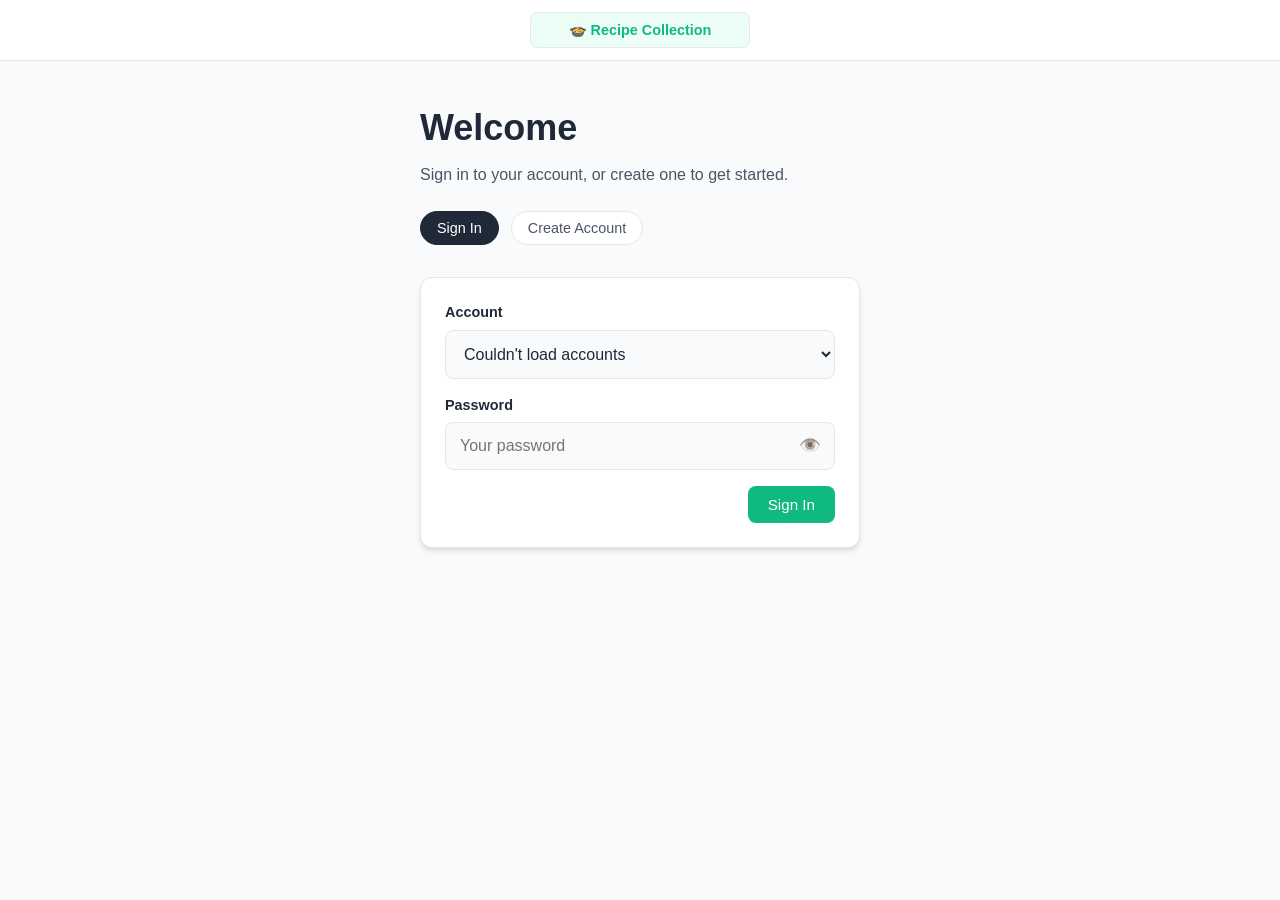
<file: index.html>
<!DOCTYPE html>
<html lang="en">
<head>
  <meta charset="UTF-8">
  <meta name="viewport" content="width=device-width, initial-scale=1.0">
  <script>
    // Set the theme class on <html> immediately, before the stylesheet loads,
    // so the page paints in the correct theme with no flash. The actual colors
    // live in style.css (html.theme-dark / html.theme-sepia) — not duplicated
    // here — so there is one source of truth for theme colors.
    (function () {
      var t = 'light';
      try { var p = JSON.parse(localStorage.getItem('account_prefs') || '{}'); if (p.theme) t = p.theme; } catch (e) {}
      if (t !== 'light') document.documentElement.className = 'theme-' + t;
    })();
  </script>
  <title>Recipe Collection</title>
  <link rel="icon" type="image/svg+xml" href="favicon.svg">
  <link rel="stylesheet" href="css/style.css">
  <script src="js/config.js" defer></script>
  <script src="js/themes.js" defer></script>
  <script src="js/auth.js" defer></script>
  <script src="js/storage.js" defer></script>
  <script src="js/views.js" defer></script>
  <script src="js/app.js" defer></script>
</head>
<body>

  <!-- Permanent navbar — built once, never reloaded -->
  <nav class="navbar">
    <a href="#collection" class="nav-link" data-route="collection">My Collection</a>
    <a href="#explore" class="nav-link" data-route="explore">Explore Community</a>
    <a href="#add" class="nav-link" data-route="add">Add Recipes</a>
    <a href="#admin" class="nav-link" data-route="admin" id="admin-nav-link" style="display:none;">Admin</a>

    <div id="settings-menu" class="settings-menu">
      <button id="settings-btn" class="settings-btn" aria-label="Settings" title="Settings">⚙</button>
      <div id="settings-panel" class="settings-panel hidden">
        <div class="settings-row settings-user" id="settings-username">👤</div>
        <div class="settings-row">
          <label for="theme-select">Theme</label>
          <select id="theme-select">
            <option value="light">☀️ Light Emerald</option>
            <option value="dark">🌙 Dark Slate</option>
            <option value="sepia">🍂 Cozy Sepia</option>
          </select>
        </div>
        <div class="settings-row">
          <label for="images-toggle">Show recipe images</label>
          <input type="checkbox" id="images-toggle">
        </div>
        <div class="settings-row">
          <label for="autoshare-toggle">Auto-share new recipes to community</label>
          <input type="checkbox" id="autoshare-toggle">
        </div>
        <button id="change-password-btn" class="settings-logout" style="margin-bottom:6px;">Change Password</button>
        <button id="logout-btn" class="settings-logout">Log out</button>
      </div>
    </div>
  </nav>

  <!-- Tab content is rendered in here; the navbar above never changes -->
  <main class="container" id="app-content"></main>

  <!-- Shared edit modal, used by the Collection and Explore views -->
  <div id="edit-modal" class="modal-overlay hidden">
    <div class="modal-content" style="max-width: 650px; overflow-y: auto; max-height: 85vh;">
      <h3 id="edit-modal-title">📝 Edit Recipe</h3>
      <p id="edit-modal-note" style="margin-bottom: 16px; font-size: 0.85rem;"></p>
      <form id="edit-form">
        <div class="form-group">
          <label>Recipe Title</label>
          <input type="text" id="edit-title" required>
        </div>
        <div class="form-group">
          <label>Category</label>
          <select id="edit-category">
            <option value="Dinner">Dinner</option>
            <option value="Breakfast">Breakfast</option>
            <option value="Lunch">Lunch</option>
            <option value="Dessert">Dessert</option>
            <option value="Snack">Snack</option>
          </select>
        </div>
        <div class="form-group">
          <label>Total Time (minutes)</label>
          <input type="number" id="edit-time" min="0">
        </div>
        <div class="form-group">
          <label>Description / Notes (Optional)</label>
          <textarea id="edit-description" rows="2"></textarea>
        </div>
        <div class="form-group">
          <label>Ingredients (One item per line)</label>
          <textarea id="edit-ingredients" rows="5"></textarea>
        </div>
        <div class="form-group">
          <label>Instructions (One step per line)</label>
          <textarea id="edit-instructions" rows="5"></textarea>
        </div>
        <div class="form-group">
          <label>Image link (Optional)</label>
          <input type="url" id="edit-image" placeholder="https://site.com/photo.jpg">
        </div>
        <div class="modal-actions" style="flex-direction: row; justify-content: flex-end; gap: 8px;">
          <button type="button" id="close-edit-btn" class="text-btn">Cancel</button>
          <button type="submit" class="primary-btn">💾 Save Changes</button>
        </div>
      </form>
    </div>
  </div>

  <!-- Change password modal -->
  <div id="password-modal" class="modal-overlay hidden">
    <div class="modal-content" style="max-width: 440px;">
      <h3>🔑 Change Password</h3>
      <p style="margin-bottom: 16px; font-size: 0.85rem;">Enter your current password, then choose a new one.</p>
      <form id="password-form">
        <div class="form-group">
          <label>Current Password</label>
          <div class="password-wrap">
            <input type="password" id="pw-current" required>
            <button type="button" class="password-toggle" data-target="pw-current" aria-label="Show password">👁️</button>
          </div>
        </div>
        <div class="form-group">
          <label>New Password</label>
          <div class="password-wrap">
            <input type="password" id="pw-new" required>
            <button type="button" class="password-toggle" data-target="pw-new" aria-label="Show password">👁️</button>
          </div>
        </div>
        <div class="form-group">
          <label>Confirm New Password</label>
          <div class="password-wrap">
            <input type="password" id="pw-new2" required>
            <button type="button" class="password-toggle" data-target="pw-new2" aria-label="Show password">👁️</button>
          </div>
        </div>
        <div id="password-status" class="status-box hidden" style="margin-bottom:12px;"></div>
        <div class="modal-actions" style="flex-direction: row; justify-content: flex-end; gap: 8px;">
          <button type="button" id="close-password-btn" class="text-btn">Cancel</button>
          <button type="submit" class="primary-btn">💾 Change Password</button>
        </div>
      </form>
    </div>
  </div>

  <!-- Image picker builds its own overlay in JS (see pickImage in app.js) -->

</body>
</html>
</file>
<file: css/style.css>
/* ==========================================================================
   1. ROOT VARIABLES & THEME ENGINE
   ========================================================================== */
/* Theme variables and the page background live on the <html> element — the
   root of the page. A background on <html> covers the entire viewport by
   definition, independent of how much content any page has. The theme class
   (theme-dark / theme-sepia) is set on <html> by themes.js. */
:root {
  /* Default: Light Emerald Theme Variables */
  --bg-main: #f9fafb;        /* Soft Cool Grey Background */
  --bg-card: #ffffff;
  --text-main: #1f2937;      /* Dark Charcoal Text */
  --text-muted: #4b5563;
  --border: #e5e7eb;
  --primary: #10b981;        /* Fresh Emerald Green */
  --primary-hover: #059669;
  --nav-active-bg: #ecfdf5;
  --danger: #ef4444;
  --danger-hover: #dc2626;
  --shadow: 0 4px 6px -1px rgba(0, 0, 0, 0.1), 0 2px 4px -1px rgba(0, 0, 0, 0.06);
  --modal-bg: rgba(0, 0, 0, 0.4);
  --radius: 12px;
}

/* Theme 2: Dark Slate Mode Configuration Overrides */
html.theme-dark {
  --bg-main: #0f172a;
  --bg-card: #1e293b;
  --text-main: #f8fafc;
  --text-muted: #94a3b8;
  --border: #334155;
  --primary: #10b981;
  --primary-hover: #059669;
  --nav-active-bg: #1e293b;
  --shadow: 0 4px 6px -1px rgba(0, 0, 0, 0.5);
  --modal-bg: rgba(0, 0, 0, 0.7);
}

/* Theme 3: Cozy Sepia Mode Configuration Overrides */
html.theme-sepia {
  --bg-main: #f4eae1;
  --bg-card: #fdf6ee;
  --text-main: #433422;
  --text-muted: #6f5f4e;
  --border: #e6d5c3;
  --primary: #c2410c;
  --primary-hover: #9a3412;
  --nav-active-bg: #fceddc;
  --shadow: 0 4px 6px -1px rgba(67, 52, 34, 0.06);
  --modal-bg: rgba(67, 52, 34, 0.3);
}

/* ==========================================================================
   2. GLOBAL BODY & CONTAINER BASE RESETS
   ========================================================================== */
* {
  box-sizing: border-box;
  margin: 0;
  padding: 0;
}

/* The page background lives here, on the root element, so it always covers
   the full viewport regardless of content height. */
html {
  background-color: var(--bg-main);
  transition: background-color 0.15s ease;
}

body {
  font-family: -apple-system, BlinkMacSystemFont, "Segoe UI", Roboto, Oxygen, Ubuntu, Cantarell, sans-serif;
  color: var(--text-main);
  line-height: 1.5;
  padding-bottom: 60px;
  transition: color 0.15s ease;
}

.container {
  max-width: 1100px;
  margin: 0 auto;
  padding: 40px 20px;
}

h1 {
  font-size: 2.25rem;
  font-weight: 700;
  margin-bottom: 8px;
}

p {
  color: var(--text-muted);
}

/* ==========================================================================
   3. NAVIGATION BAR
   ========================================================================== */
.navbar {
  display: flex;
  flex-wrap: wrap;
  justify-content: center;
  align-items: center;
  gap: 8px 16px;
  background-color: var(--bg-card);
  padding: 12px 16px;
  border-bottom: 1px solid var(--border);
  position: sticky;
  top: 0;
  z-index: 10;
  transition: background-color 0.15s ease, border-color 0.15s ease;
}

/* ---- Settings dropdown ---- */
.settings-menu {
  position: relative;
  flex: 0 0 auto;
  margin-left: auto;
}

.settings-btn {
  font-size: 0.85rem;
  font-weight: 500;
  padding: 8px 14px;
  background: var(--bg-main);
  color: var(--text-muted);
  border: 1px solid var(--border);
  border-radius: 8px;
  cursor: pointer;
  transition: background-color 0.15s ease, color 0.15s ease;
}

.settings-btn:hover {
  background: var(--border);
  color: var(--text-main);
}

.settings-panel {
  position: absolute;
  top: calc(100% + 6px);
  right: 0;
  min-width: 220px;
  background: var(--bg-card);
  border: 1px solid var(--border);
  border-radius: 10px;
  box-shadow: 0 10px 24px -6px rgba(0, 0, 0, 0.25);
  padding: 10px;
  z-index: 200;
  display: flex;
  flex-direction: column;
  gap: 8px;
}

.settings-panel.hidden {
  display: none !important;
}

.settings-row {
  display: flex;
  align-items: center;
  justify-content: space-between;
  gap: 10px;
  font-size: 0.85rem;
  padding: 4px 6px;
}

.settings-row.settings-user {
  font-weight: 600;
  color: var(--text-main);
  border-bottom: 1px solid var(--border);
  padding-bottom: 10px;
}

.settings-row label {
  color: var(--text-muted);
  font-weight: 500;
}

.settings-row select {
  padding: 6px 10px;
  font-size: 0.82rem;
  border-radius: 6px;
  background: var(--bg-main);
  color: var(--text-main);
  border: 1px solid var(--border);
  cursor: pointer;
  outline: none;
}

.settings-logout {
  width: 100%;
  font-size: 0.85rem;
  padding: 9px 12px;
  background: var(--bg-main);
  color: var(--text-main);
  border: 1px solid var(--border);
  border-radius: 8px;
  cursor: pointer;
  transition: background-color 0.15s ease;
}

.settings-logout:hover {
  background: var(--border);
}

.nav-link {
  flex: 1 1 0;
  min-width: 72px;
  max-width: 220px;
  text-align: center;
  text-decoration: none;
  color: var(--text-muted);
  font-weight: 500;
  font-size: 0.9rem;
  line-height: 1.25;
  padding: 8px 10px;
  border: 1px solid var(--border);
  border-radius: 8px;
  transition: background-color 0.15s ease, color 0.15s ease;
}

.nav-link:hover {
  background-color: var(--bg-main);
  color: var(--text-main);
}

.nav-link.active {
  background-color: var(--nav-active-bg);
  color: var(--primary);
  font-weight: 600;
}

/* ==========================================================================
   4. CONTROLS PANEL (SEARCH & FILTERS)
   ========================================================================== */
.controls-panel {
  display: flex;
  flex-direction: column;
  gap: 16px;
  margin: 32px 0;
}

#search-bar {
  width: 100%;
  padding: 14px 20px;
  font-size: 1rem;
  background-color: var(--bg-card);
  color: var(--text-main);
  border: 1px solid var(--border);
  border-radius: var(--radius);
  box-shadow: inset 0 2px 4px rgba(0,0,0,0.02);
  outline: none;
  transition: background-color 0.15s ease, border-color 0.15s ease, color 0.15s ease;
}

#search-bar:focus {
  border-color: var(--primary);
  box-shadow: 0 0 0 3px rgba(16, 185, 129, 0.15);
}

html.theme-dark #search-bar:focus {
  box-shadow: 0 0 0 3px rgba(52, 211, 153, 0.15);
}

html.theme-sepia #search-bar:focus {
  box-shadow: 0 0 0 3px rgba(194, 65, 12, 0.15);
}

.filter-buttons {
  display: flex;
  flex-wrap: wrap;
  gap: 8px;
}

.filter-btn {
  background: var(--bg-card);
  border: 1px solid var(--border);
  padding: 8px 16px;
  font-size: 0.9rem;
  border-radius: 20px;
  cursor: pointer;
  color: var(--text-muted);
  transition: all 0.15s ease;
}

.filter-btn:hover {
  border-color: var(--text-muted);
  color: var(--text-main);
}

.filter-btn.active {
  background-color: var(--text-main);
  color: var(--bg-card);
  border-color: var(--text-main);
}

/* ==========================================================================
   5. RECIPE CARD GRID layout
   ========================================================================== */
.recipe-grid {
  display: grid;
  grid-template-columns: repeat(auto-fill, minmax(320px, 1fr));
  gap: 24px;
}

.recipe-card {
  background: var(--bg-card);
  border: 1px solid var(--border);
  border-radius: var(--radius);
  padding: 24px;
  box-shadow: var(--shadow);
  display: flex;
  flex-direction: column;
  height: max-content;
  transition: background-color 0.15s ease, border-color 0.15s ease, box-shadow 0.15s ease;
}

.card-header {
  display: flex;
  justify-content: space-between;
  align-items: center;
  margin-bottom: 12px;
  gap: 8px;
}

.badge {
  background: var(--bg-main);
  color: var(--text-muted);
  font-size: 0.75rem;
  font-weight: 600;
  text-transform: uppercase;
  padding: 4px 10px;
  border-radius: 12px;
  letter-spacing: 0.05em;
  transition: background-color 0.15s ease, color 0.15s ease;
}

.recipe-card h3 {
  font-size: 1.35rem;
  margin-bottom: 6px;
}

.meta-info {
  font-size: 0.87rem;
  margin-bottom: 16px;
}

/* Details card toggle animations */
details {
  border-top: 1px solid var(--border);
  padding-top: 12px;
  cursor: pointer;
}

summary {
  font-weight: 600;
  color: var(--primary);
  outline: none;
  padding: 4px 0;
}

details[open] summary {
  margin-bottom: 12px;
}

details h4 {
  margin: 14px 0 6px 0;
  font-size: 0.95rem;
  color: var(--text-main);
}

details ul, details ol {
  padding-left: 20px;
  font-size: 0.92rem;
  color: var(--text-muted);
}

details li {
  margin-bottom: 4px;
}

.source-link {
  display: inline-block;
  margin-top: 16px;
  font-size: 0.85rem;
  color: var(--text-muted);
  text-decoration: underline;
}

/* ==========================================================================
   6. FORMS & INPUT FIELDS (COLLECTION PAGE)
   ========================================================================== */
.input-card {
  background: var(--bg-card);
  border: 1px solid var(--border);
  border-radius: var(--radius);
  padding: 24px;
  box-shadow: var(--shadow);
  margin-top: 32px;
  transition: background-color 0.15s ease, border-color 0.15s ease;
}

textarea, .form-group input, .form-group select {
  width: 100%;
  padding: 14px;
  font-size: 1rem;
  background-color: var(--bg-main);
  color: var(--text-main);
  border: 1px solid var(--border);
  border-radius: 8px;
  resize: vertical;
  outline: none;
  font-family: inherit;
  transition: background-color 0.15s ease, border-color 0.15s ease, color 0.15s ease;
}

textarea:focus, .form-group input:focus, .form-group select:focus {
  border-color: var(--primary);
}

.toggle-actions {
  display: flex;
  gap: 12px;
  margin-bottom: 20px;
}

.form-group {
  margin-bottom: 16px;
}

.form-group label {
  display: block;
  font-weight: 600;
  margin-bottom: 6px;
  font-size: 0.9rem;
}

.actions {
  display: flex;
  justify-content: flex-end;
  margin-top: 16px;
}

/* ==========================================================================
   7. THEME MANAGER ELEMENT CONTROLS
   ========================================================================== */
.theme-wrapper {
  position: absolute;
  top: 16px;
  right: 20px;
  z-index: 100;
}

#theme-select {
  padding: 6px 12px;
  font-size: 0.85rem;
  font-weight: 500;
  border-radius: 6px;
  background: var(--bg-card);
  color: var(--text-main);
  border: 1px solid var(--border);
  cursor: pointer;
  outline: none;
  transition: background-color 0.15s ease, border-color 0.15s ease, color 0.15s ease;
}

/* ==========================================================================
   8. SYSTEM BUTTON PROFILES
   ========================================================================== */
button {
  font-family: inherit;
  font-size: 0.95rem;
  font-weight: 500;
  padding: 10px 20px;
  border-radius: 8px;
  cursor: pointer;
  border: none;
  transition: background-color 0.15s ease, color 0.15s ease;
}

.primary-btn { background: var(--primary); color: white; }
.primary-btn:hover { background: var(--primary-hover); }

.secondary-btn { background: #e0f2fe; color: #0369a1; }
.secondary-btn:hover { background: #bae6fd; }

html.theme-dark .secondary-btn { background: #0369a1; color: #f8fafc; }
html.theme-dark .secondary-btn:hover { background: #0284c7; }

.danger-btn { background: #fee2e2; color: var(--danger); }
.danger-btn:hover { background: #fecaca; }

html.theme-dark .danger-btn { background: #dc2626; color: #f8fafc; }
html.theme-dark .danger-btn:hover { background: #b91c1c; }

.text-btn { background: transparent; color: var(--text-muted); }
.text-btn:hover { color: var(--text-main); background: var(--bg-main); }

.print-btn {
  font-size: 0.8rem;
  padding: 4px 8px;
  background: var(--bg-main);
  color: var(--text-muted);
  border: 1px solid var(--border);
  margin-right: auto;
}
.print-btn:hover { background: var(--border); color: var(--text-main); }

.delete-btn { font-size: 0.8rem; padding: 4px 8px; background: #fff5f5; color: var(--danger); border: 1px solid #fecaca; }
.delete-btn:hover { background: #fee2e2; }

html.theme-dark .delete-btn { background: #7f1d1d; color: #fecaca; border-color: #991b1b; }
html.theme-dark .delete-btn:hover { background: #991b1b; }

.save-to-local-btn { font-size: 0.8rem; padding: 4px 8px; background: #f0fdf4; color: var(--primary); border: 1px solid #bbf7d0; }
.save-to-local-btn:hover { background: #dcfce7; }

html.theme-dark .save-to-local-btn { background: #064e3b; color: #a7f3d0; border-color: #047857; }
html.theme-dark .save-to-local-btn:hover { background: #047857; }

/* ==========================================================================
   9. INTERACTIVE POPUP MODALS & ALERTS
   ========================================================================== */
.status-box {
  margin-top: 20px;
  padding: 14px 20px;
  border-radius: 8px;
  font-weight: 500;
}
.status-box.info { background: #eff6ff; color: #1d4ed8; }
.status-box.loading { background: #fef3c7; color: #b45309; }
.status-box.success { background: #dcfce7; color: #15803d; }
.status-box.error { background: #fee2e2; color: #b91c1c; }

html.theme-dark .status-box.info { background: #1e3a8a; color: #93c5fd; }
html.theme-dark .status-box.loading { background: #78350f; color: #fde68a; }
html.theme-dark .status-box.success { background: #064e3b; color: #6ee7b7; }
html.theme-dark .status-box.error { background: #7f1d1d; color: #fca5a5; }

.empty-state { text-align: center; color: var(--text-muted); padding: 40px 0; grid-column: 1 / -1; }

.modal-overlay {
  position: fixed;
  top: 0;
  left: 0;
  width: 100%;
  height: 100%;
  background-color: var(--modal-bg);
  backdrop-filter: blur(4px);
  display: flex;
  justify-content: center;
  align-items: center;
  z-index: 100;
}

.modal-content {
  background: var(--bg-card);
  padding: 32px;
  border-radius: var(--radius);
  max-width: 500px;
  width: 90%;
  box-shadow: 0 20px 25px -5px rgba(0, 0, 0, 0.2);
}

.modal-content h3 {
  margin-bottom: 12px;
  font-size: 1.4rem;
}

.modal-actions {
  display: flex;
  flex-direction: column;
  gap: 10px;
  margin-top: 24px;
}

.hidden {
  display: none !important;
}

/* ==========================================================================
   10. PRINT OPTIMIZATION
   ========================================================================== */
@media print {
  body {
    background: white !important;
    color: black !important;
    padding: 0 !important;
  }
  .navbar, .controls-panel, button, .delete-btn, .save-to-local-btn, summary, .source-link, .theme-wrapper {
    display: none !important;
  }
  .container {
    max-width: 100% !important;
    padding: 0 !important;
    margin: 0 !important;
  }
  .recipe-grid {
    display: block !important;
  }
  .recipe-card {
    border: none !important;
    box-shadow: none !important;
    padding: 0 !important;
    margin-bottom: 40px;
    page-break-inside: avoid;
  }
  details {
    border: none !important;
    padding: 0 !important;
  }
  details > summary::-webkit-details-marker { display:none; }
  details:not([open]) > * { display: block !important; }
}

/* ==========================================================================
   11. CARD ACTION DROPDOWN MENU
   ========================================================================== */
.card-header {
  flex-wrap: wrap;
  row-gap: 6px;
}

.card-header .badge {
  margin-right: auto;
}

.action-menu {
  position: relative;
  display: inline-block;
}

.action-menu-btn {
  font-size: 0.85rem;
  padding: 6px 12px;
  background: var(--bg-main);
  color: var(--text-muted);
  border: 1px solid var(--border);
  border-radius: 8px;
  cursor: pointer;
  transition: background-color 0.15s ease, color 0.15s ease;
}

.action-menu-btn:hover {
  background: var(--border);
  color: var(--text-main);
}

.action-menu-panel {
  position: absolute;
  top: calc(100% + 4px);
  right: 0;
  min-width: 170px;
  background: var(--bg-card);
  border: 1px solid var(--border);
  border-radius: 10px;
  box-shadow: 0 10px 20px -5px rgba(0, 0, 0, 0.2);
  padding: 6px;
  z-index: 50;
  display: flex;
  flex-direction: column;
  gap: 2px;
}

.action-menu-panel.hidden {
  display: none !important;
}

.action-menu-item {
  width: 100%;
  text-align: left;
  background: transparent;
  border: none;
  color: var(--text-main);
  font-size: 0.88rem;
  padding: 9px 12px;
  border-radius: 6px;
  cursor: pointer;
  transition: background-color 0.12s ease;
}

.action-menu-item:hover {
  background: var(--bg-main);
}

.action-menu-item.danger {
  color: var(--danger);
}

.action-menu-item.danger:hover {
  background: #fee2e2;
}

html.theme-dark .action-menu-item.danger:hover {
  background: #7f1d1d;
}

@media print {
  .action-menu { display: none !important; }
}

/* ==========================================================================
   12. RECIPE IMAGES & IMAGE PICKER
   ========================================================================== */
.card-image {
  margin: 0 -24px 16px;
  overflow: hidden;
}

.card-image img {
  width: 100%;
  height: 180px;
  object-fit: cover;
  display: block;
}

/* Image picker modal */
.image-choices {
  display: grid;
  grid-template-columns: repeat(auto-fill, minmax(140px, 1fr));
  gap: 10px;
}

.image-choice {
  padding: 0;
  border: 3px solid transparent;
  border-radius: 8px;
  overflow: hidden;
  cursor: pointer;
  background: var(--bg-main);
  transition: border-color 0.15s ease;
}

.image-choice img {
  width: 100%;
  height: 110px;
  object-fit: cover;
  display: block;
}

.image-choice.selected {
  border-color: var(--primary);
}

/* Settings checkbox row */
.settings-row input[type="checkbox"] {
  width: 18px;
  height: 18px;
  cursor: pointer;
  accent-color: var(--primary);
}

/* ==========================================================================
   13. PASSWORD FIELDS (show/hide eye toggle)
   ========================================================================== */
.password-wrap {
  position: relative;
}

.password-wrap input {
  padding-right: 48px;
  width: 100%;
}

.password-toggle {
  position: absolute;
  top: 50%;
  right: 6px;
  transform: translateY(-50%);
  background: transparent;
  border: none;
  cursor: pointer;
  font-size: 1.1rem;
  padding: 6px 8px;
  line-height: 1;
  opacity: 0.65;
}

.password-toggle:hover {
  opacity: 1;
}

/* ==========================================================================
   14. RECIPE CARD: TOTAL TIME, SOURCE SITE, DESCRIPTION
   ========================================================================== */

/* Total-time pill in the card header (sits after the category badge) */
.card-time {
  font-size: 0.8rem;
  font-weight: 600;
  color: var(--text-muted);
  white-space: nowrap;
}

/* Push the action (⚙) menu to the far right of the header */
.card-header .action-menu {
  margin-left: auto;
}

/* Short description / notes under the title */
.recipe-desc {
  font-size: 0.88rem;
  color: var(--text-muted);
  margin-bottom: 12px;
  line-height: 1.45;
}

/* Source row: site name + original-source link */
.source-row {
  display: flex;
  flex-wrap: wrap;
  align-items: center;
  gap: 4px 12px;
  margin-top: 12px;
  font-size: 0.82rem;
}

.source-site {
  color: var(--text-muted);
  font-weight: 600;
}
</file>
